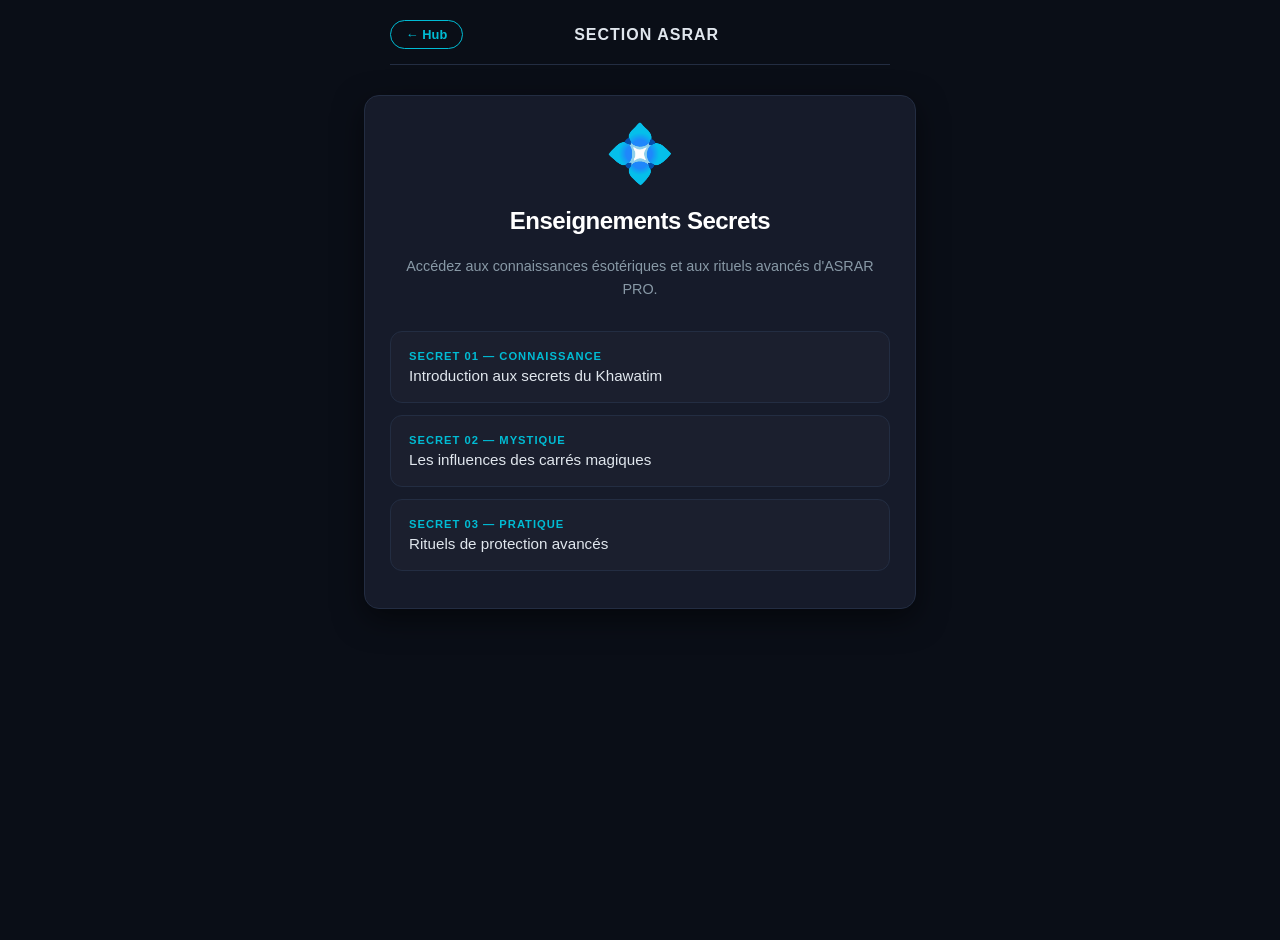
<file: asrar.html>
<!DOCTYPE html>
<html lang="fr">
<head>
    <meta charset="UTF-8">
    <meta name="viewport" content="width=device-width, initial-scale=1.0, viewport-fit=cover">
    <title>ASRAR PRO - Secrets</title>
    
    <script async src="https://pagead2.googlesyndication.com/pagead/js/adsbygoogle.js?client=ca-pub-8198863698846619" crossorigin="anonymous"></script>

    <style>
        :root {
            --bg: #0a0e17; 
            --card-bg: #161b2a; 
            --text: #e0e6ed; 
            --accent: #00bcd4;
        }

        body {
            background-color: var(--bg);
            color: var(--text);
            font-family: 'Inter', -apple-system, sans-serif;
            margin: 0;
            padding: 20px;
            display: flex;
            flex-direction: column;
            align-items: center;
            min-height: 100vh;
        }

        /* En-tête Moderne */
        .header {
            width: 100%;
            max-width: 500px;
            display: flex;
            align-items: center;
            justify-content: space-between;
            margin-bottom: 30px;
            border-bottom: 1px solid #232d42;
            padding-bottom: 15px;
        }

        .back-btn {
            background: transparent;
            border: 1px solid var(--accent);
            color: var(--accent);
            padding: 6px 15px;
            border-radius: 20px;
            cursor: pointer;
            font-size: 0.8rem;
            font-weight: 600;
            transition: 0.3s;
        }

        .back-btn:active {
            background: var(--accent);
            color: #000;
        }

        /* Contenu de la page */
        .content-pro {
            width: 100%;
            max-width: 500px;
            background: var(--card-bg);
            border-radius: 15px;
            border: 1px solid #232d42;
            padding: 25px;
            text-align: center;
            box-shadow: 0 10px 30px rgba(0,0,0,0.5);
        }

        .icon-main {
            font-size: 3.5rem;
            margin-bottom: 20px;
            display: block;
        }

        h2 {
            color: #fff;
            margin-top: 0;
            font-size: 1.5rem;
            letter-spacing: -0.5px;
        }

        .desc-text {
            font-size: 0.9rem;
            line-height: 1.6;
            color: #8899a6;
            margin-bottom: 30px;
        }

        /* Liste des enseignements */
        .item-secret {
            background: rgba(255,255,255,0.02);
            border: 1px solid #232d42;
            padding: 18px;
            border-radius: 12px;
            margin-bottom: 12px;
            text-align: left;
            transition: 0.3s ease;
            cursor: pointer;
        }

        .item-secret:active {
            border-color: var(--accent);
            transform: scale(0.98);
        }

        .item-tag {
            color: var(--accent);
            font-weight: 800;
            font-size: 0.7rem;
            text-transform: uppercase;
            letter-spacing: 1px;
            margin-bottom: 5px;
        }

        .item-title {
            font-size: 0.95rem;
            font-weight: 500;
        }

        /* Zone Publicitaire */
        .ad-footer {
            margin-top: auto;
            width: 100%;
            max-width: 500px;
            padding: 20px 0;
            text-align: center;
        }
    </style>
</head>
<body>

    <div class="header">
        <button class="back-btn" onclick="goHome()">← Hub</button>
        <span style="font-weight:800; letter-spacing:1px; text-transform: uppercase;">Section Asrar</span>
        <div style="width:60px;"></div>
    </div>

    <div class="content-pro">
        <span class="icon-main">💠</span>
        <h2>Enseignements Secrets</h2>
        <p class="desc-text">Accédez aux connaissances ésotériques et aux rituels avancés d'ASRAR PRO.</p>
        
        <div id="secrets-list">
            </div>
    </div>

    <div class="ad-footer">
        <ins class="adsbygoogle"
             style="display:block"
             data-ad-client="ca-pub-8198863698846619"
             data-ad-slot="votre-slot-id"
             data-ad-format="auto"
             data-full-width-responsive="true"></ins>
        <script>(adsbygoogle = window.adsbygoogle || []).push({});</script>
    </div>

    <script>
        // --- LOGIQUE JAVASCRIPT UNIFIÉE ---

        // Données des secrets (Peut être déplacé vers Firebase plus tard)
        const secretsData = [
            { id: "01", label: "Connaissance", title: "Introduction aux secrets du Khawatim" },
            { id: "02", label: "Mystique", title: "Les influences des carrés magiques" },
            { id: "03", label: "Pratique", title: "Rituels de protection avancés" }
        ];

        function displaySecrets() {
            const container = document.getElementById('secrets-list');
            container.innerHTML = secretsData.map(item => `
                <div class="item-secret" onclick="showDetail('${item.title}')">
                    <div class="item-tag">Secret ${item.id} — ${item.label}</div>
                    <div class="item-title">${item.title}</div>
                </div>
            `).join('');
        }

        function showDetail(title) {
            // Vibration légère pour le feedback mobile
            if (navigator.vibrate) navigator.vibrate(10);
            alert("Accès restreint : " + title);
        }

        function goHome() {
            window.location.href = 'index.html';
        }

        // Lancement au chargement
        window.onload = displaySecrets;
    </script>
</body>
</html>
</file>
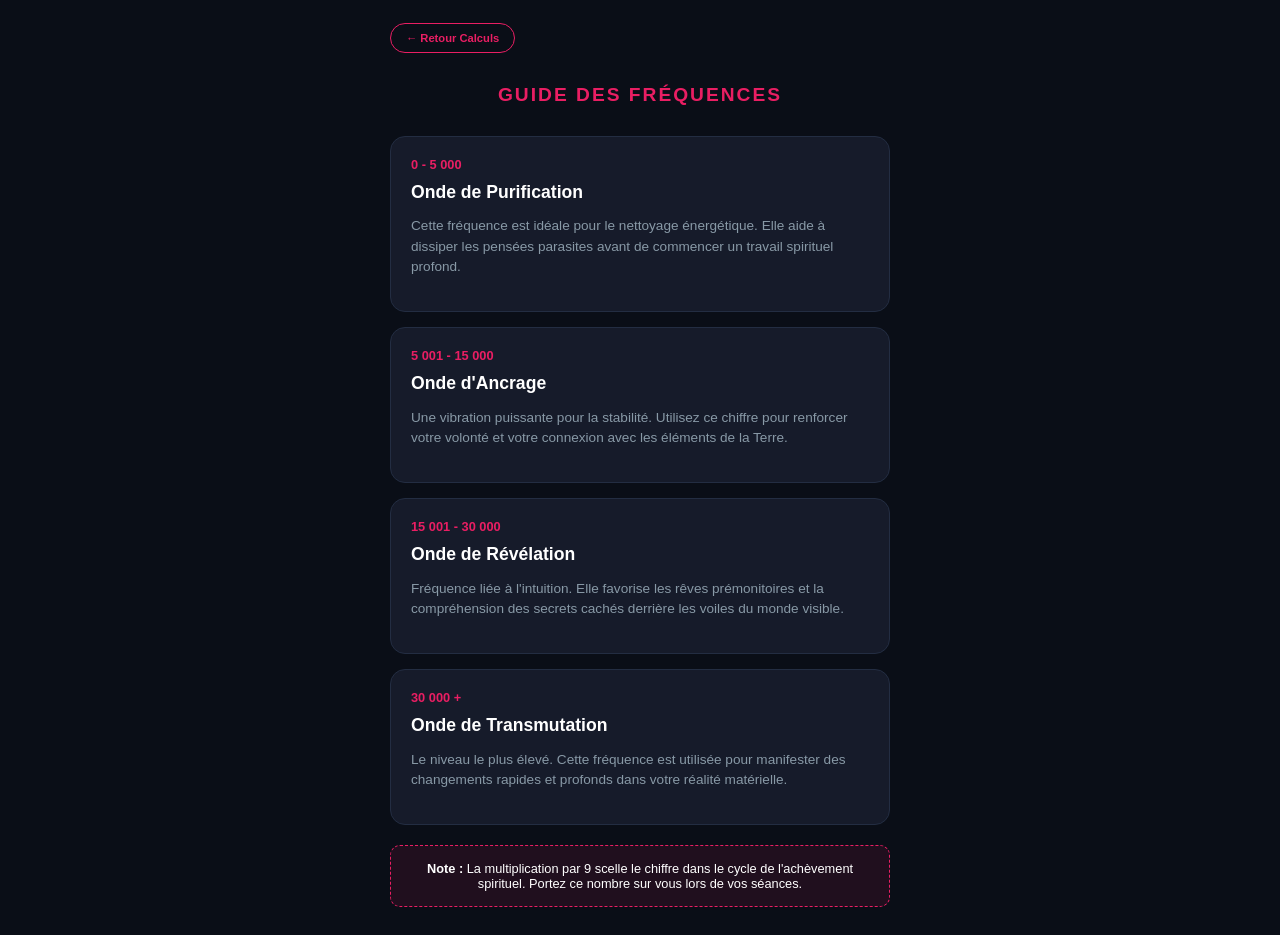
<file: interpretation.html>
<!DOCTYPE html>
<html lang="fr">
<head>
    <meta charset="UTF-8">
    <meta name="viewport" content="width=device-width, initial-scale=1.0">
    <title>Interprétation Méditative - ASRAR PRO</title>
    <style>
        :root { --bg: #0a0e17; --card: #161b2a; --accent: #e91e63; --text: #ffffff; --border: #232d42; }
        body { background: var(--bg); color: var(--text); font-family: 'Inter', sans-serif; padding: 20px; display: flex; flex-direction: column; align-items: center; }
        
        .header { width: 100%; max-width: 500px; margin-bottom: 25px; }
        .back-btn { background: none; border: 1px solid var(--accent); color: var(--accent); padding: 8px 15px; border-radius: 20px; cursor: pointer; text-decoration: none; font-size: 0.7rem; font-weight: bold; }

        .container { width: 100%; max-width: 500px; }
        .title { color: var(--accent); text-align: center; text-transform: uppercase; letter-spacing: 2px; font-size: 1.2rem; margin-bottom: 30px; }

        .guide-card { 
            background: var(--card); border: 1px solid var(--border); border-radius: 15px; 
            padding: 20px; margin-bottom: 15px; transition: 0.3s;
        }
        .guide-card:hover { border-color: var(--accent); transform: translateY(-3px); }

        .range { color: var(--accent); font-weight: 900; font-size: 0.8rem; margin-bottom: 10px; display: block; }
        .meaning-title { font-size: 1.1rem; margin-bottom: 10px; display: block; font-weight: 700; }
        .description { font-size: 0.85rem; color: #8899a6; line-height: 1.5; }

        .note-speciale { 
            background: rgba(233, 30, 99, 0.1); border: 1px dashed var(--accent); 
            padding: 15px; border-radius: 10px; font-size: 0.8rem; text-align: center; margin-top: 20px;
        }
    </style>
</head>
<body>

    <div class="header">
        <a href="numerologie.html" class="back-btn">← Retour Calculs</a>
    </div>

    <div class="container">
        <h1 class="title">Guide des Fréquences</h1>

        <div class="guide-card">
            <span class="range">0 - 5 000</span>
            <span class="meaning-title">Onde de Purification</span>
            <p class="description">Cette fréquence est idéale pour le nettoyage énergétique. Elle aide à dissiper les pensées parasites avant de commencer un travail spirituel profond.</p>
        </div>

        <div class="guide-card">
            <span class="range">5 001 - 15 000</span>
            <span class="meaning-title">Onde d'Ancrage</span>
            <p class="description">Une vibration puissante pour la stabilité. Utilisez ce chiffre pour renforcer votre volonté et votre connexion avec les éléments de la Terre.</p>
        </div>

        <div class="guide-card">
            <span class="range">15 001 - 30 000</span>
            <span class="meaning-title">Onde de Révélation</span>
            <p class="description">Fréquence liée à l'intuition. Elle favorise les rêves prémonitoires et la compréhension des secrets cachés derrière les voiles du monde visible.</p>
        </div>

        <div class="guide-card">
            <span class="range">30 000 +</span>
            <span class="meaning-title">Onde de Transmutation</span>
            <p class="description">Le niveau le plus élevé. Cette fréquence est utilisée pour manifester des changements rapides et profonds dans votre réalité matérielle.</p>
        </div>

        <div class="note-speciale">
            <strong>Note :</strong> La multiplication par 9 scelle le chiffre dans le cycle de l'achèvement spirituel. Portez ce nombre sur vous lors de vos séances.
        </div>
    </div>

</body>
</html>
</file>
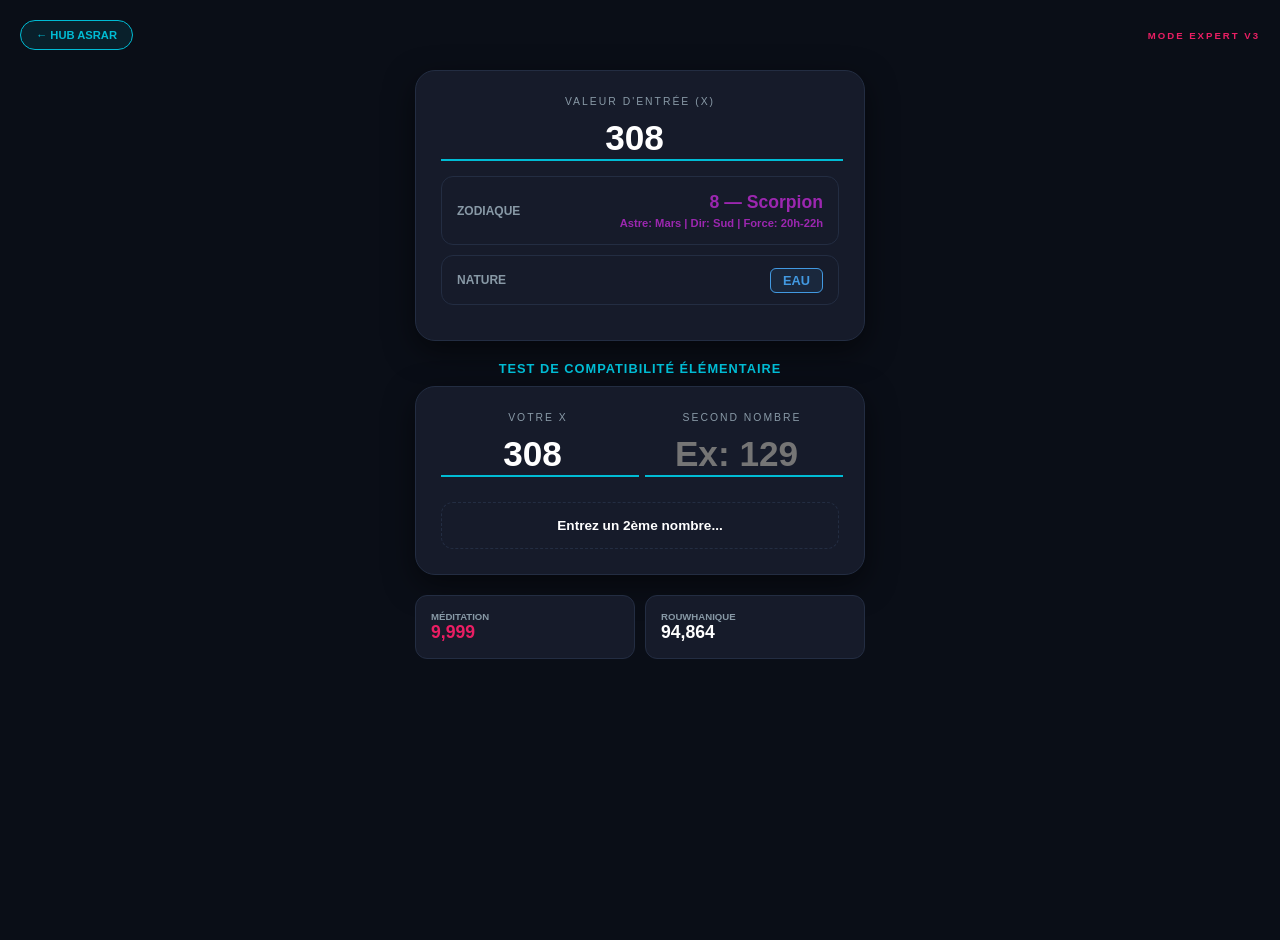
<file: numerology_astral.html>
<!DOCTYPE html>
<html lang="fr">
<head>
    <meta charset="UTF-8">
    <meta name="viewport" content="width=device-width, initial-scale=1.0">
    <title>ASRAR PRO - Numérologie Expert</title>
    <style>
        :root { 
            --bg: #0a0e17; --card: #161b2a; --accent: #00bcd4; --text: #ffffff; 
            --border: #232d42; --muted: #8899a6; --pink: #e91e63; --purple: #9c27b0;
        }
        
        body { background-color: var(--bg); color: var(--text); font-family: 'Inter', sans-serif; margin: 0; padding: 20px; display: flex; flex-direction: column; align-items: center; min-height: 100vh; }
        .container { width: 100%; max-width: 450px; }
        
        .header { width: 100%; margin-bottom: 20px; display: flex; justify-content: space-between; align-items: center; }
        .back-btn { background: rgba(0, 188, 212, 0.1); border: 1px solid var(--accent); color: var(--accent); padding: 8px 15px; border-radius: 20px; text-decoration: none; font-size: 0.7rem; font-weight: bold; }

        /* Sections */
        .section-card { background: var(--card); padding: 25px; border-radius: 20px; border: 1px solid var(--border); margin-bottom: 20px; box-shadow: 0 10px 30px rgba(0,0,0,0.5); }
        label { display: block; font-size: 0.65rem; color: var(--muted); text-transform: uppercase; letter-spacing: 2px; margin-bottom: 10px; text-align: center; }
        input { width: 100%; background: transparent; border: none; border-bottom: 2px solid var(--accent); color: white; font-size: 2.2rem; text-align: center; outline: none; font-weight: 800; margin-bottom: 15px; }

        /* Items */
        .res-item { background: var(--card); padding: 15px; border-radius: 12px; border: 1px solid var(--border); display: flex; justify-content: space-between; align-items: center; margin-bottom: 10px; }
        .res-label { font-size: 0.75rem; color: var(--muted); font-weight: 600; text-transform: uppercase; }
        .res-val { font-size: 1.1rem; font-weight: 700; text-align: right; }
        
        /* Détails Astraux */
        .astral-detail { font-size: 0.7rem; color: var(--purple); margin-top: 4px; display: block; font-weight: bold; }

        /* Natures */
        .nature-badge { padding: 4px 12px; border-radius: 6px; font-size: 0.8rem; font-weight: 900; border: 1px solid; }
        .eau { color: #4299e1; border-color: #4299e1; background: rgba(66,153,225,0.1); }
        .feu { color: #f56565; border-color: #f56565; background: rgba(245,101,101,0.1); }
        .terre { color: #ed8936; border-color: #ed8936; background: rgba(237,137,54,0.1); }
        .air { color: #cbd5e0; border-color: #cbd5e0; background: rgba(203,213,224,0.1); }

        /* Compatibilité */
        .comp-title { color: var(--accent); font-size: 0.8rem; font-weight: bold; text-align: center; margin: 20px 0 10px; text-transform: uppercase; letter-spacing: 1px; }
        #comp-result { padding: 15px; border-radius: 12px; text-align: center; font-weight: bold; font-size: 0.85rem; border: 1px dashed var(--border); transition: 0.3s; }
        .comp-success { color: #48bb78; background: rgba(72,187,120,0.1); border-color: #48bb78 !important; }
        .comp-danger { color: #f56565; background: rgba(245,101,101,0.1); border-color: #f56565 !important; }
    </style>
</head>
<body>

    <div class="header">
        <a href="index.html" class="back-btn">← HUB ASRAR</a>
        <span style="font-size: 0.6rem; color: var(--pink); font-weight: 900; letter-spacing: 2px;">MODE EXPERT V3</span>
    </div>

    <div class="container">
        <div class="section-card">
            <label>Valeur d'Entrée (X)</label>
            <input type="number" id="X" value="308" oninput="runCalculs()">
            
            <div class="res-item">
                <span class="res-label">Zodiaque</span>
                <div style="text-align: right;">
                    <span class="res-val" id="zod-name" style="color:var(--purple);">-</span>
                    <span class="astral-detail" id="zod-meta">-</span>
                </div>
            </div>

            <div class="res-item">
                <span class="res-label">Nature</span>
                <div id="nat-box"></div>
            </div>
        </div>

        <div class="comp-title">Test de Compatibilité Élémentaire</div>
        <div class="section-card">
            <div style="display: flex; gap: 10px; margin-bottom: 10px;">
                <div style="flex:1;">
                    <label>Votre X</label>
                    <input type="number" id="val1" value="308" oninput="checkCompat()">
                </div>
                <div style="flex:1;">
                    <label>Second Nombre</label>
                    <input type="number" id="val2" placeholder="Ex: 129" oninput="checkCompat()">
                </div>
            </div>
            <div id="comp-result">Entrez un 2ème nombre...</div>
        </div>

        <div style="display: grid; grid-template-columns: 1fr 1fr; gap: 10px;">
            <div class="res-item" style="flex-direction: column; align-items: flex-start;">
                <span class="res-label" style="font-size: 0.6rem;">Méditation</span>
                <span class="res-val" id="med-val" style="color:var(--pink);">-</span>
            </div>
            <div class="res-item" style="flex-direction: column; align-items: flex-start;">
                <span class="res-label" style="font-size: 0.6rem;">Rouwhanique</span>
                <span class="res-val" id="rouw-val">-</span>
            </div>
        </div>
    </div>

    <script>
        const zodiacData = {
            1: { n: "Bélier", p: "Mars", d: "Est", h: "06h-08h" },
            2: { n: "Taureau", p: "Vénus", d: "S-Est", h: "08h-10h" },
            3: { n: "Gémeaux", p: "Mercure", d: "N-Est", h: "10h-12h" },
            4: { n: "Cancer", p: "Lune", d: "Nord", h: "12h-14h" },
            5: { n: "Lion", p: "Soleil", d: "N-Ouest", h: "14h-16h" },
            6: { n: "Vierge", p: "Mercure", d: "S-Ouest", h: "16h-18h" },
            7: { n: "Balance", p: "Vénus", d: "Ouest", h: "18h-20h" },
            8: { n: "Scorpion", p: "Mars", d: "Sud", h: "20h-22h" },
            9: { n: "Sagittaire", p: "Jupiter", d: "Est", h: "22h-00h" },
            10: { n: "Capricorne", p: "Saturne", d: "Sud", h: "00h-02h" },
            11: { n: "Verseau", p: "Saturne", d: "Ouest", h: "02h-04h" },
            0: { n: "Poissons", p: "Jupiter", d: "Nord", h: "04h-06h" }
        };

        const nats = ["EAU", "FEU", "TERRE", "AIR"];
        const natCls = ["eau", "feu", "terre", "air"];

        function runCalculs() {
            const x = parseInt(document.getElementById('X').value);
            if (isNaN(x)) return;

            const rZ = x % 12;
            const z = zodiacData[rZ];
            document.getElementById('zod-name').innerText = `${rZ} — ${z.n}`;
            document.getElementById('zod-meta').innerText = `Astre: ${z.p} | Dir: ${z.d} | Force: ${z.h}`;

            const rN = x % 4;
            document.getElementById('nat-box').innerHTML = `<span class="nature-badge ${natCls[rN]}">${nats[rN]}</span>`;

            const inv = parseInt(x.toString().split('').reverse().join(''));
            document.getElementById('med-val').innerText = ((x + inv) * 9).toLocaleString();
            document.getElementById('rouw-val').innerText = (x * x).toLocaleString();
            
            document.getElementById('val1').value = x;
            checkCompat();
        }

        function checkCompat() {
            const n1 = parseInt(document.getElementById('val1').value);
            const n2 = parseInt(document.getElementById('val2').value);
            const box = document.getElementById('comp-result');
            if (isNaN(n1) || isNaN(n2)) { box.innerText = "Entrez un 2ème nombre..."; box.className = ""; return; }

            const r1 = n1 % 4; const r2 = n2 % 4;
            let msg = `${nats[r1]} + ${nats[r2]} : `;
            let status = "comp-success";

            if (r1 === r2) msg += "Union Parfaite";
            else if ((r1==1 && r2==3) || (r1==3 && r2==1)) msg += "Excellent (Attirance)";
            else if ((r1==0 && r2==1) || (r1==1 && r2==0)) { msg += "Opposition (Choc)"; status = "comp-danger"; }
            else msg += "Relation Neutre";

            box.innerText = msg;
            box.className = status;
        }

        window.onload = runCalculs;
    </script>
</body>
</html>
</file>
